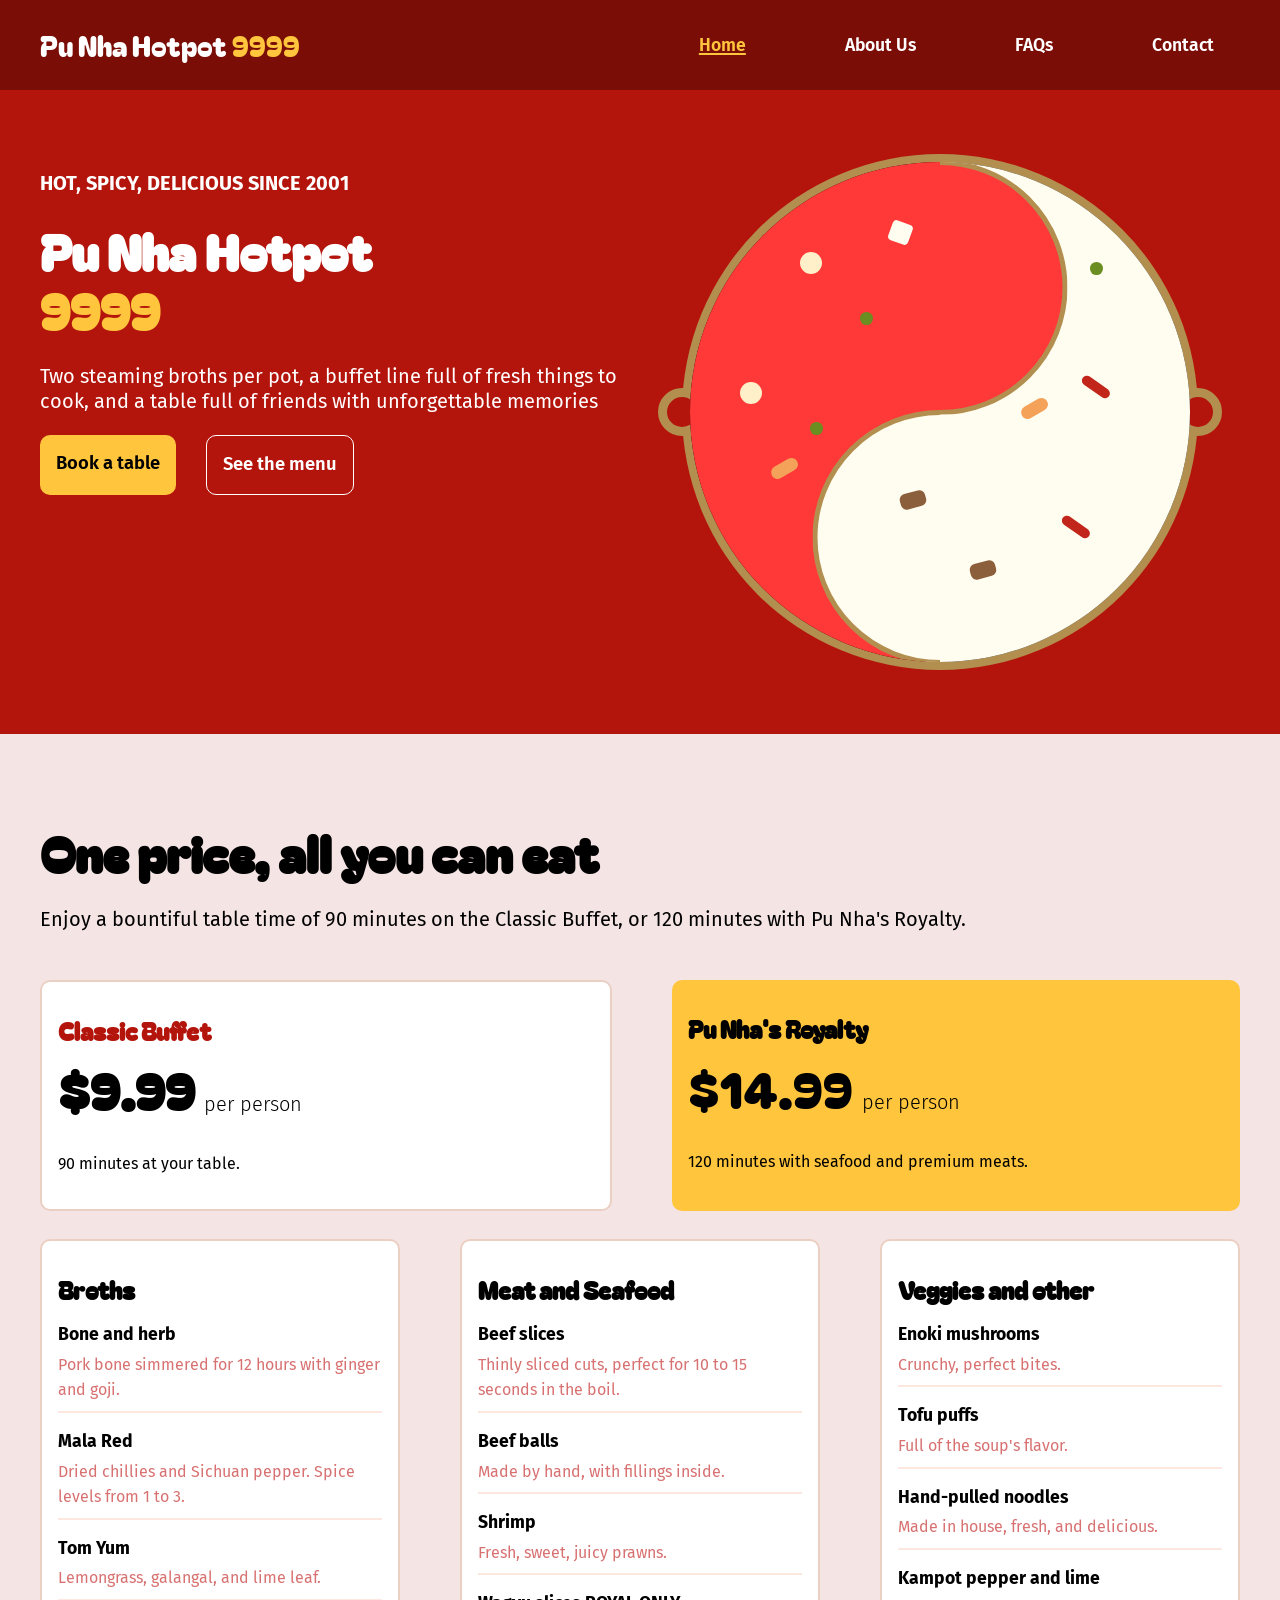
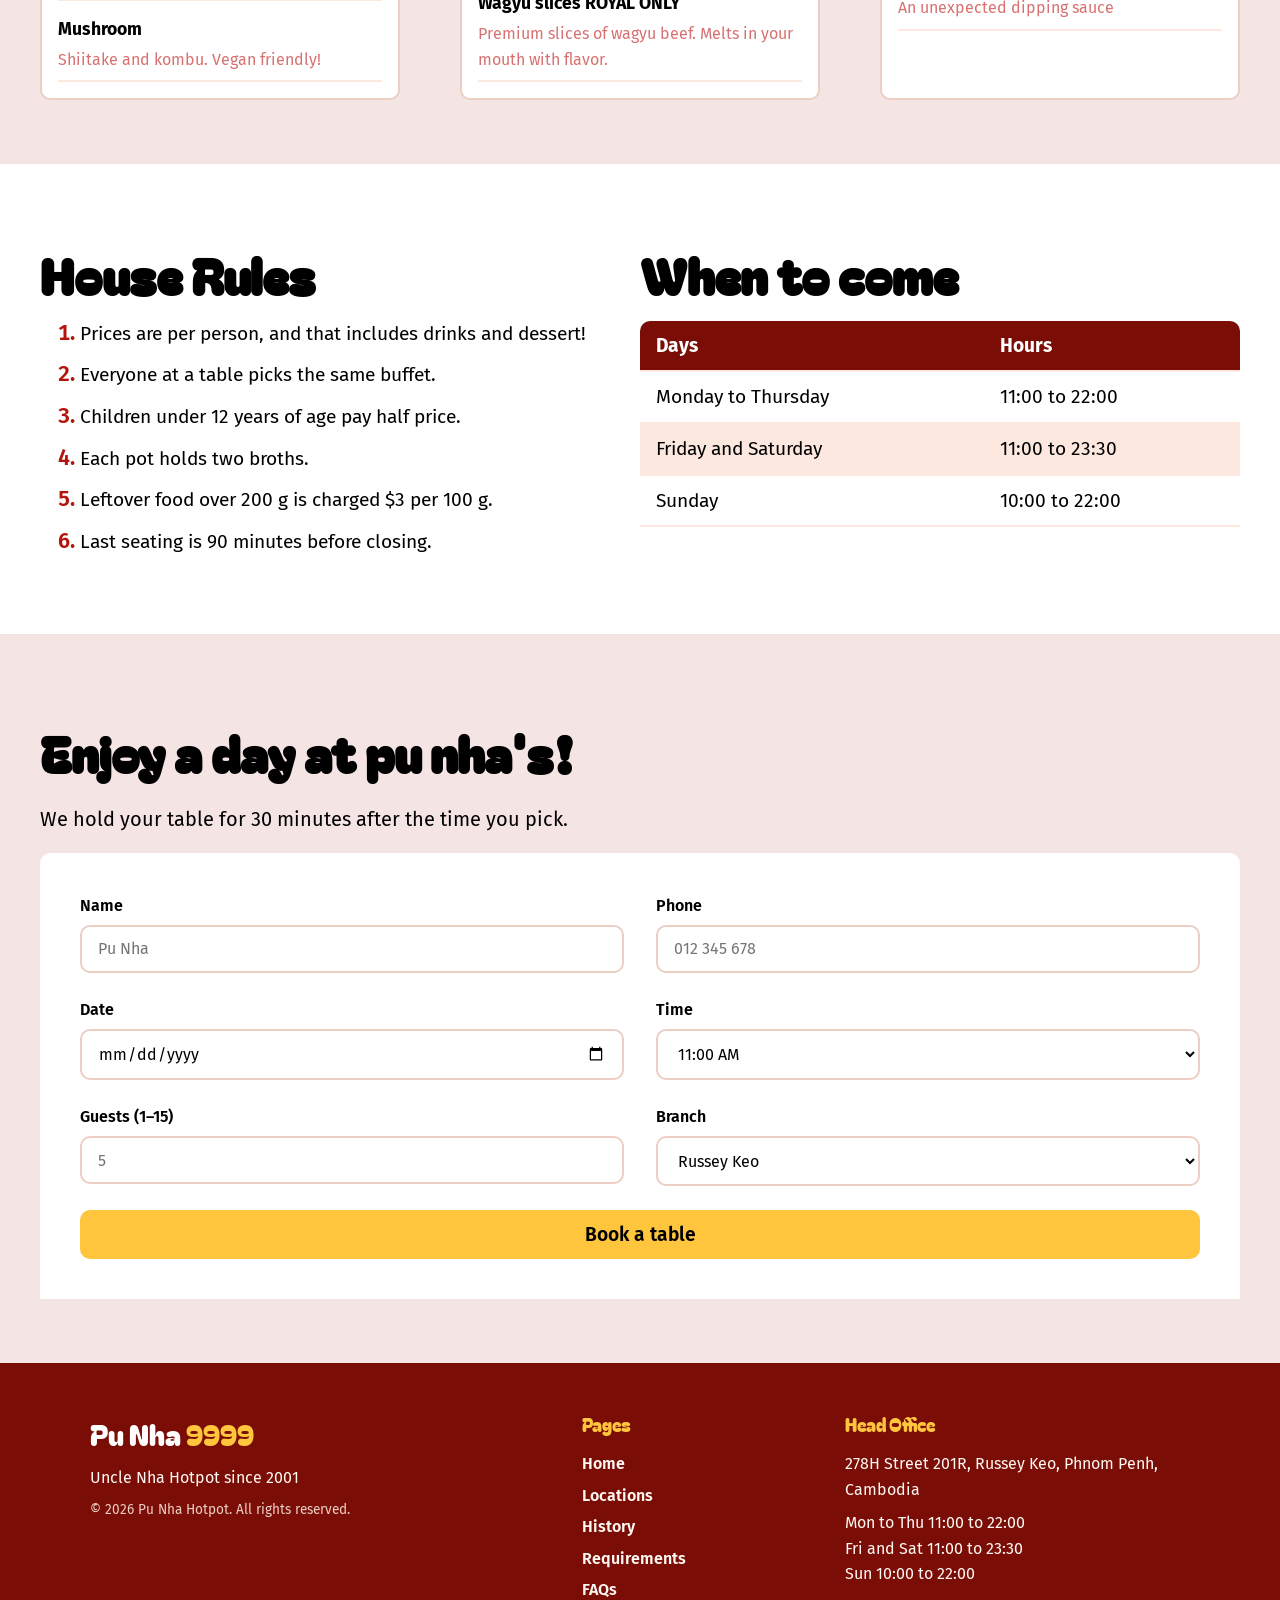
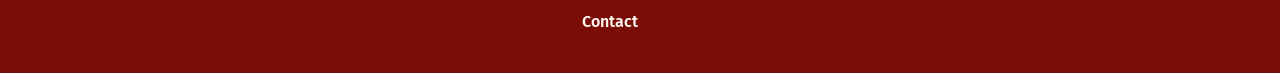
<file: index.html>
<!doctype html>
<html lang="en">
  <head>
    <link rel="icon" href="./public/favicon.ico" />
    <meta charset="utf-8" />
    <meta name="viewport" content="width=device-width, initial-scale=1.0" />
    <link rel="stylesheet" href="style/style.css" />
    <link rel="stylesheet" href="style/typography.css" />
    <title>Homepage • Pu Nha Hotpot 9999</title>
  </head>
  <body>
    <header>
      <a href="index.html" class="nav-header"
        >Pu Nha Hotpot <span>9999</span></a
      >

      <nav>
        <a href="index.html" class="nav-item active">Home</a>

        <div class="dropdown">
          <span class="nav-item">About Us</span>
          <div class="dropdown-menu">
            <a href="about%20us/locations.html" class="dropdown-item"
              >Locations</a
            >
            <a href="about%20us/history.html" class="dropdown-item">History</a>
          </div>
        </div>

        <div class="dropdown">
          <span class="nav-item">FAQs</span>
          <div class="dropdown-menu">
            <a href="franchising/faqs.html" class="dropdown-item">FAQs</a>
            <a href="franchising/requirements.html" class="dropdown-item"
              >Requirements</a
            >
          </div>
        </div>

        <a href="contacts.html" class="nav-item">Contact</a>
      </nav>
    </header>

    <main>
      <section class="hero">
        <div class="hero-left">
          <div class="hero-left-text">
            <p class="hero-top-heading">HOT, SPICY, DELICIOUS SINCE 2001</p>
            <h1>Pu Nha Hotpot <span>9999</span></h1>
            <p class="hero-subtitle">
              Two steaming broths per pot, a buffet line full of fresh things to
              cook, and a table full of friends with unforgettable memories
            </p>
          </div>

          <div class="hero-left-buttons-container">
            <a href="#form" class="hero-left-button hero-button-left"
              >Book a table</a
            >
            <a href="#menu" class="hero-left-button hero-button-right"
              >See the menu</a
            >
          </div>
        </div>

        <div class="hero-right">
          <div class="pot-rim">
            <div class="pot-handle pot-handle-left"></div>
            <div class="pot-handle pot-handle-right"></div>
            <div class="pot-interior">
              <div class="soup soup-red"></div>
              <div class="soup soup-white"></div>

              <div class="curve curve-top"></div>
              <div class="curve curve-bottom"></div>

              <span
                class="ingredient ingredient-mushroom"
                style="top: 18%; left: 22%"
              ></span>
              <span
                class="ingredient ingredient-mushroom"
                style="top: 44%; left: 10%"
              ></span>
              <span
                class="ingredient ingredient-tofu"
                style="top: 12%; left: 40%"
              ></span>
              <span
                class="ingredient ingredient-bean"
                style="top: 30%; left: 34%"
              ></span>
              <span
                class="ingredient ingredient-shrimp"
                style="top: 60%; left: 16%"
              ></span>
              <span
                class="ingredient ingredient-bean"
                style="top: 52%; left: 24%"
              ></span>
              <span
                class="ingredient ingredient-shrimp"
                style="top: 48%; left: 66%"
              ></span>
              <span
                class="ingredient ingredient-bean"
                style="top: 20%; left: 80%"
              ></span>
              <span
                class="ingredient ingredient-chili"
                style="top: 72%; left: 74%"
              ></span>
              <span
                class="ingredient ingredient-meat"
                style="top: 80%; left: 56%"
              ></span>
              <span
                class="ingredient ingredient-chili"
                style="top: 44%; left: 78%"
              ></span>
              <span
                class="ingredient ingredient-meat"
                style="top: 66%; left: 42%"
              ></span>
            </div>
          </div>
        </div>
      </section>

      <section class="menu" id="menu">
        <div class="menu-text">
          <h2 class="content-heading">One price, all you can eat</h2>
          <p class="content-paragraph">
            Enjoy a bountiful table time of 90 minutes on the Classic Buffet, or 120 minutes with Pu Nha's Royalty.
          </p>
        </div>

        <div class="menu-item-container">
          <div class="menu-item-title menu-item-title-left">
            <h3 class="menu-top-heading">Classic Buffet</h3>
            <p class="menu-price">$9.99 <span>per person</span></p>
            <p class="menu-paragraph">90 minutes at your table.</p>
          </div>

          <div class="menu-item-title menu-item-title-right">
            <h3 class="menu-top-heading">Pu Nha's Royalty</h3>
            <p class="menu-price">$14.99 <span>per person</span></p>
            <p class="menu-paragraph">
              120 minutes with seafood and premium meats.
            </p>
          </div>
        </div>

        <div class="menu-item-container">
          <div class="menu-item-list">
            <h3 class="menu-top-heading">Broths</h3>
            <ul>
              <li>
                <h4 class="menu-inner-heading">Bone and herb</h4>
                <p class="menu-inner-paragraph">
                  Pork bone simmered for 12 hours with ginger and goji.
                </p>
              </li>
              <li>
                <h4 class="menu-inner-heading">Mala Red</h4>
                <p class="menu-inner-paragraph">
                  Dried chillies and Sichuan pepper. Spice levels from 1 to 3.
                </p>
              </li>
              <li>
                <h4 class="menu-inner-heading">Tom Yum</h4>
                <p class="menu-inner-paragraph">
                  Lemongrass, galangal, and lime leaf.
                </p>
              </li>
              <li>
                <h4 class="menu-inner-heading">Mushroom</h4>
                <p class="menu-inner-paragraph">
                  Shiitake and kombu. Vegan friendly!
                </p>
              </li>
            </ul>
          </div>

          <div class="menu-item-list">
            <h3 class="menu-top-heading">Meat and Seafood</h3>
            <ul>
              <li>
                <h4 class="menu-inner-heading">Beef slices</h4>
                <p class="menu-inner-paragraph">
                  Thinly sliced cuts, perfect for 10 to 15 seconds in the boil.
                </p>
              </li>
              <li>
                <h4 class="menu-inner-heading">Beef balls</h4>
                <p class="menu-inner-paragraph">
                  Made by hand, with fillings inside.
                </p>
              </li>
              <li>
                <h4 class="menu-inner-heading">Shrimp</h4>
                <p class="menu-inner-paragraph">Fresh, sweet, juicy prawns.</p>
              </li>
              <li>
                <h4 class="menu-inner-heading">
                  Wagyu slices <span>ROYAL ONLY</span>
                </h4>
                <p class="menu-inner-paragraph">
                  Premium slices of wagyu beef. Melts in your mouth with flavor.
                </p>
              </li>
            </ul>
          </div>

          <div class="menu-item-list">
            <h3 class="menu-top-heading">Veggies and other</h3>
            <ul>
              <li>
                <h4 class="menu-inner-heading">Enoki mushrooms</h4>
                <p class="menu-inner-paragraph">Crunchy, perfect bites.</p>
              </li>
              <li>
                <h4 class="menu-inner-heading">Tofu puffs</h4>
                <p class="menu-inner-paragraph">Full of the soup's flavor.</p>
              </li>
              <li>
                <h4 class="menu-inner-heading">Hand-pulled noodles</h4>
                <p class="menu-inner-paragraph">
                  Made in house, fresh, and delicious.
                </p>
              </li>
              <li>
                <h4 class="menu-inner-heading">Kampot pepper and lime</h4>
                <p class="menu-inner-paragraph">An unexpected dipping sauce</p>
              </li>
            </ul>
          </div>
        </div>
      </section>

      <section class="info">
        <div class="info-left">
          <h2 class="content-heading">House Rules</h2>
          <ol class="info-left-list">
            <li>
              Prices are per person, and that includes drinks and dessert!
            </li>
            <li>Everyone at a table picks the same buffet.</li>
            <li>Children under 12 years of age pay half price.</li>
            <li>Each pot holds two broths.</li>
            <li>Leftover food over 200 g is charged $3 per 100 g.</li>
            <li>Last seating is 90 minutes before closing.</li>
          </ol>
        </div>

        <div class="info-right">
          <h2 class="content-heading">When to come</h2>
          <table class="info-right-table">
            <tr class="list-head">
              <th>Days</th>
              <th>Hours</th>
            </tr>

            <tr>
              <td>Monday to Thursday</td>
              <td>11:00 to 22:00</td>
            </tr>

            <tr>
              <td class="info-right-table-special">Friday and Saturday</td>
              <td class="info-right-table-special">11:00 to 23:30</td>
            </tr>

            <tr>
              <td>Sunday</td>
              <td>10:00 to 22:00</td>
            </tr>
          </table>
        </div>
      </section>

      <section class="form" id="form">
        <div class="form-text">
          <h2 class="content-heading">Enjoy a day at pu nha's!</h2>
          <p class="content-paragraph">
            We hold your table for 30 minutes after the time you pick.
          </p>
        </div>

        <form action="/submit" method="post">
          <fieldset>
            <legend>Table reservation details</legend>
            <div class="field">
              <label for="name">Name</label>
              <input
                type="text"
                id="name"
                name="name"
                placeholder="Pu Nha"
                required
              />
            </div>

            <div class="field">
              <label for="phone">Phone</label>
              <input
                type="tel"
                id="phone"
                name="phone"
                placeholder="012 345 678"
                required
              />
            </div>

            <div class="field">
              <label for="date">Date</label>
              <input type="date" id="date" name="date" required />
            </div>

            <div class="field">
              <label for="time">Time</label>
              <select id="time" name="time" required>
                <option value="11:00">11:00 AM</option>
                <option value="12:00">12:00 PM</option>
                <option value="13:00">1:00 PM</option>
                <option value="14:00">2:00 PM</option>
                <option value="15:00">3:00 PM</option>
                <option value="16:00">4:00 PM</option>
                <option value="17:00">5:00 PM</option>
                <option value="18:00">6:00 PM</option>
                <option value="19:00">7:00 PM</option>
                <option value="20:00">8:00 PM</option>             
                <option value="20:30">8:30 PM</option>
              </select>
            </div>

            <div class="field">
              <label for="guests">Guests (1–15)</label>
              <input
                type="number"
                id="guests"
                name="guests"
                placeholder="5"
                min="1"
                max="15"
                step="1"
                required
              />
            </div>

            <div class="field">
              <label for="branch">Branch</label>
              <select id="branch" name="branch" required>
                <option value="russey keo">Russey Keo</option>
                <option value="prampi makara">Prampi Makara</option>
                <option value="chbar ampov">Chbar Ampov</option>
                <option value="ta khmao">Ta Khmao</option>
              </select>
            </div>
          </fieldset>

          <input type="submit" value="Book a table" class="form-button" />
        </form>
      </section>
    </main>

    <footer class="site-footer">
      <div class="footer-grid">
        <div>
          <p class="footer-logo">Pu Nha <span>9999</span></p>
          <p>Uncle Nha Hotpot since 2001</p>
          <p class="footer-small">© 2026 Pu Nha Hotpot. All rights reserved.</p>
        </div>

        <div>
          <h3>Pages</h3>
          <ul>
            <li><a href="index.html">Home</a></li>
            <li><a href="about%20us/locations.html">Locations</a></li>
            <li><a href="about%20us/history.html">History</a></li>
            <li><a href="franchising/requirements.html">Requirements</a></li>
            <li><a href="franchising/faqs.html">FAQs</a></li>
            <li><a href="contacts.html">Contact</a></li>
          </ul>
        </div>

        <div>
          <h3>Head Office</h3>
          <p>278H Street 201R, Russey Keo, Phnom Penh, Cambodia</p>
          <p>
            Mon to Thu 11:00 to 22:00<br />
            Fri and Sat 11:00 to 23:30<br />
            Sun 10:00 to 22:00
          </p>
        </div>
      </div>
    </footer>
  </body>
</html>
</file>
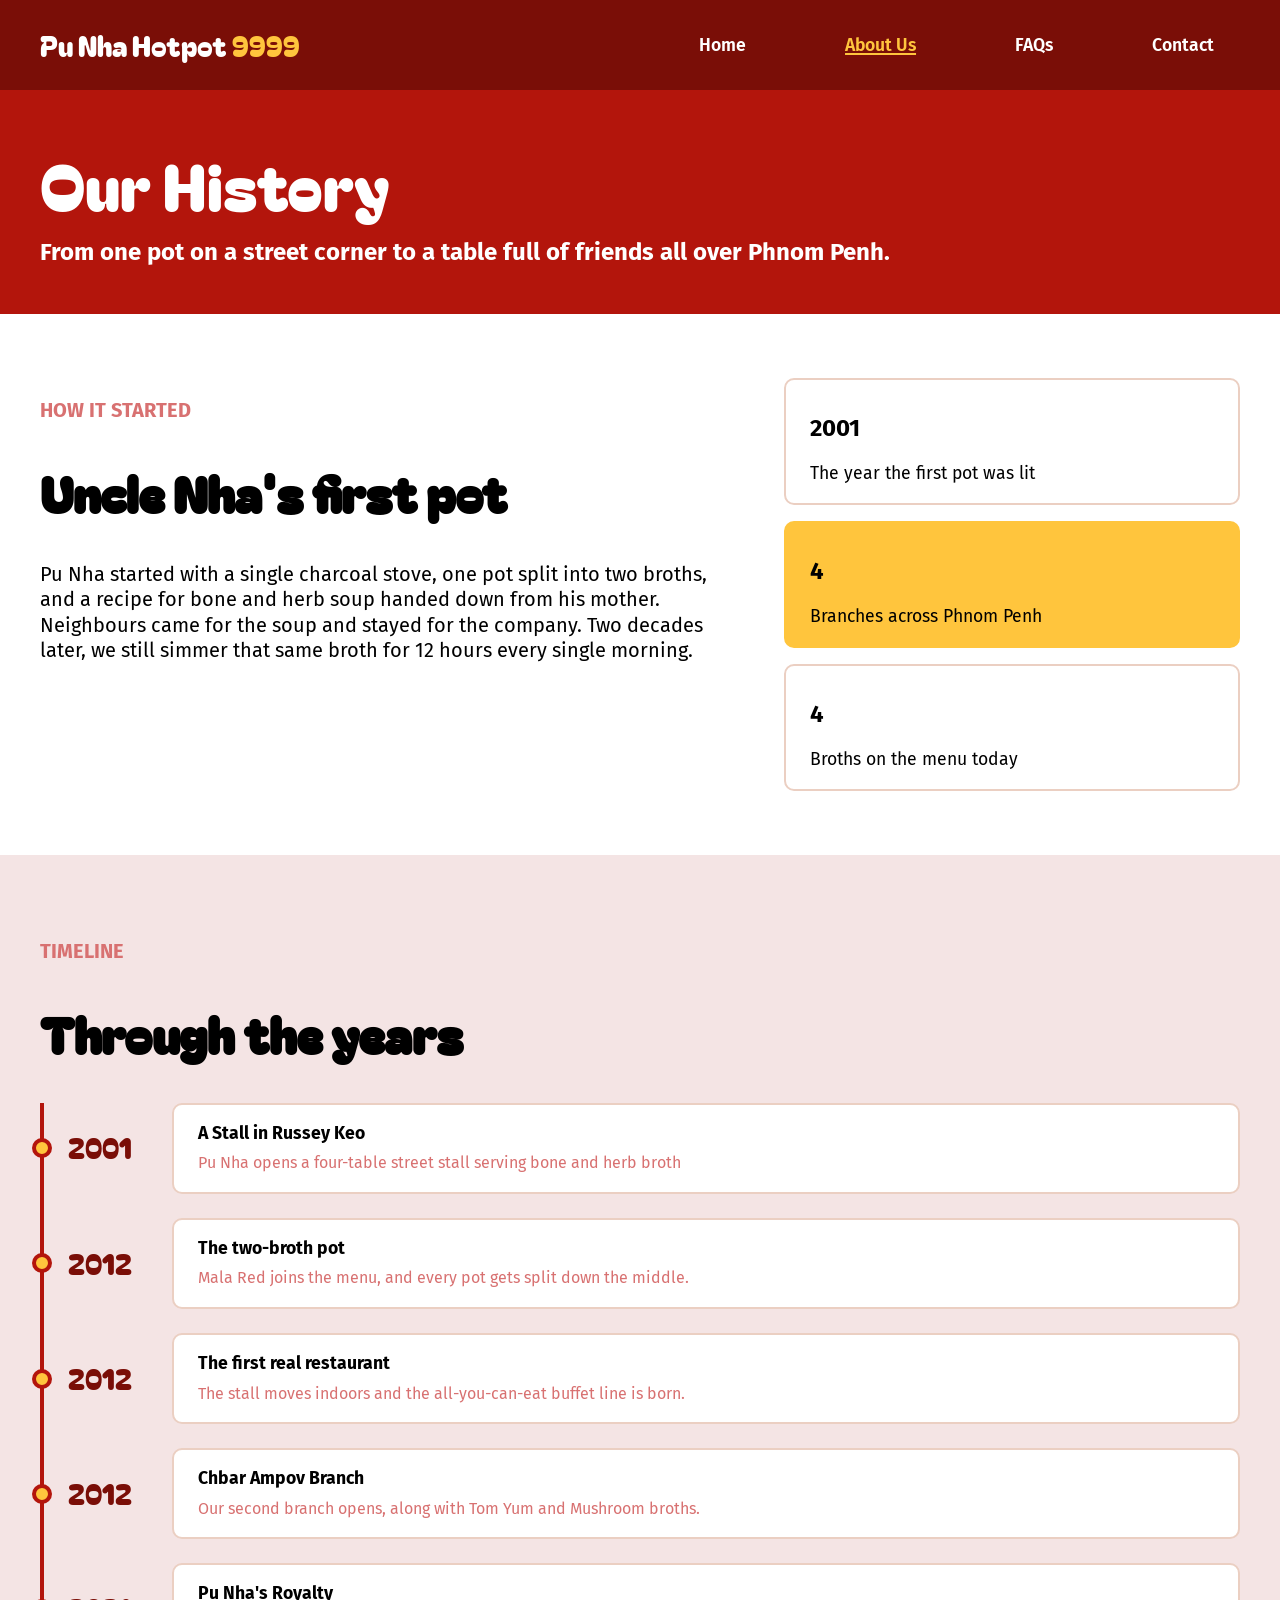
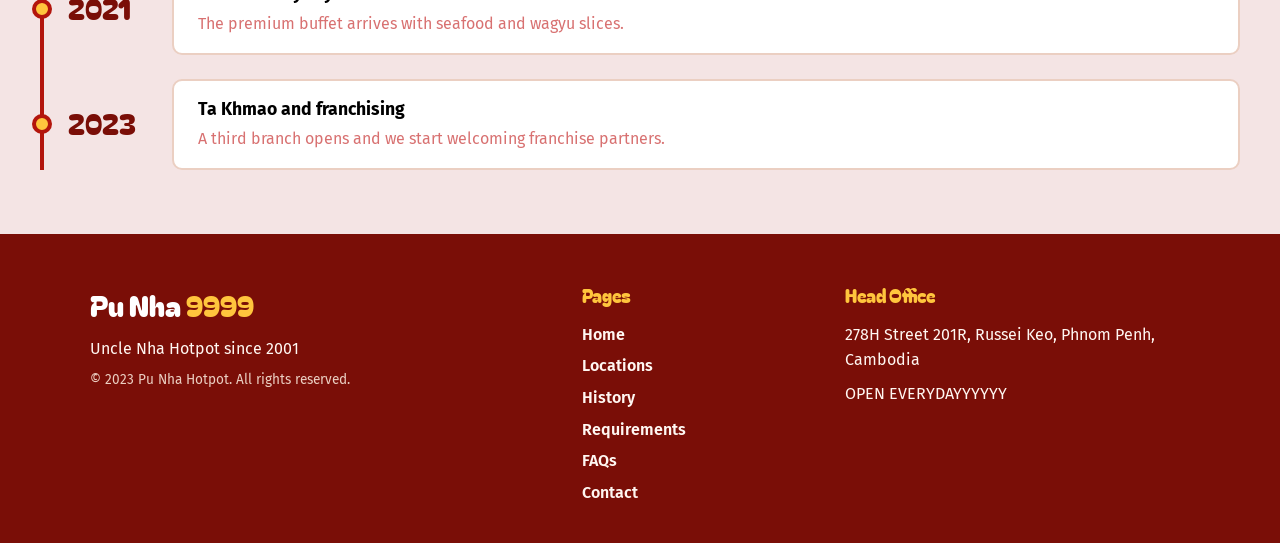
<file: history.html>
<!doctype html>
<html lang="en">
  <head>
    <meta charset="utf-8" />
    <meta name="viewport" content="width=device-width, initial-scale=1.0" />
    <link rel="stylesheet" href="style/history.css" />
    <link rel="icon" href="./public/favicon.ico" />
    <link rel="stylesheet" href="style/style.css" />
    <link rel="stylesheet" href="style/typography.css" />  
    <title>History•Pu Nha Hotpot 9999</title>
  </head>
  <body>
    <header>
      <a href="index.html" class="nav-header">Pu Nha Hotpot <span>9999</span></a>

      <nav>
        <a href="index.html" class="nav-item">Home</a>

        <div class="dropdown">
          <span class="nav-item active">About Us</span>
          <div class="dropdown-menu">
            <a href="locations.html" class="dropdown-item">Locations</a>
            <a href="history.html" class="dropdown-item">History</a>
          </div>
        </div>

        <div class="dropdown">
          <span class="nav-item">FAQs</span>
          <div class="dropdown-menu">
            <a href="franchising/faqs.html" class="dropdown-item">FAQs</a>
            <a href="franchising/requirements.html" class="dropdown-item">Requirements</a>
          </div>
        </div>

        <a href="contacts.html" class="nav-item">Contact</a>
      </nav>
    </header>

    <main>
      <section class="heading">
        <h1 class="heading-label">Our History</h1>
        <p class="heading-content"> From one pot on a street corner to a table full of friends all over Phnom Penh.</p>
      </section>

      <section class="story">
        <div class="story-text">
          <h3 class="content-top-heading">HOW IT STARTED</h3>
          <h2 class="content-heading">Uncle Nha's first pot</h2>
          <p class="content-paragraph">Pu Nha started with a single charcoal stove, one pot split into two
            broths, and a recipe for bone and herb soup handed down from his
            mother. Neighbours came for the soup and stayed for the company.
            Two decades later, we still simmer that same broth for 12 hours
            every single morning.
          </p>

        </div>
        
        <div class="story-stats">
          <div class="story-stat">
            <h1>2001</h1>
            <p>The year the first pot was lit</p>          
          </div>
          <div class="story-stat story-stat-yellow">
            <h1>4</h1>
            <p>Branches across Phnom Penh</p>
          </div>
          <div class="story-stat">
            <h1>4</h1>
            <p>Broths on the menu today</p>
          </div>
        </div>
      </section>
      
      <section class="timeline">
        <div class="timeline-text">
          <h3 class="content-top-heading">TIMELINE</h3>
          <h2 class="content-heading">Through the years</h2>
        </div>

        <ol class="timeline-list">
          <li class="timeline-item">
            <span class="timeline-year">2001</span>
            <div class="timeline-card">
              <h4>A Stall in Russey Keo</h4>
              <p>Pu Nha opens a four-table street stall serving bone and herb broth</p>
            </div>
          </li>

          <li class="timeline-item">
            <span class="timeline-year">2012</span>
            <div class="timeline-card">
              <h4>The two-broth pot</h4>
              <p>Mala Red joins the menu, and every pot gets split down the middle.</p>
      
            </div>
          </li>

          <li class="timeline-item">
            <span class="timeline-year">2012</span>
            <div class="timeline-card">
              <h4>The first real restaurant</h4>
              <p>The stall moves indoors and the all-you-can-eat buffet line is born.</p>
            </div>
          </li>
          
          <li class="timeline-item">
            <span class="timeline-year">2012</span>
            <div class="timeline-card">
              <h4>Chbar Ampov Branch</h4>
              <p>Our second branch opens, along with Tom Yum and Mushroom broths.</p>
            </div>
          </li>

          <li class="timeline-item">
            <span class="timeline-year">2021</span>
            <div class="timeline-card">
              <h4>Pu Nha's Royalty</h4>
              <p>The premium buffet arrives with seafood and wagyu slices.</p>
            </div>
          </li>

          <li class="timeline-item">
            <span class="timeline-year">2023</span>
            <div class="timeline-card">
              <h4>Ta Khmao and franchising</h4>
              <p>A third branch opens and we start welcoming franchise partners.</p>
            </div>
          </li>

        </ol>
      </section>
    </main>

    <footer class="site-footer">
      <div class="footer-grid">
        <div>
          <p class="footer-logo">Pu Nha <span>9999</span></p>
          <p>Uncle Nha Hotpot since 2001</p>
          <p class="footer-small">© 2023 Pu Nha Hotpot. All rights reserved.</p>
        </div>

        <div>
          <h3>Pages</h3>
          <ul>
            <li><a href="index.html">Home</a></li>
            <li><a href="locations.html">Locations</a></li>
            <li><a href="history.html">History</a></li>
            <li><a href="franchising/requirements.html">Requirements</a></li>
            <li><a href="franchising/faqs.html">FAQs</a></li>
            <li><a href="contacts.html">Contact</a></li>
          </ul>
        </div>

        <div>
          <h3>Head Office</h3>
          <p>278H Street 201R, Russei Keo, Phnom Penh, Cambodia</p>
          <p>OPEN EVERYDAYYYYYY</p>
        </div>
      </div>
    </footer>
    
  </body>
</html>
</file>
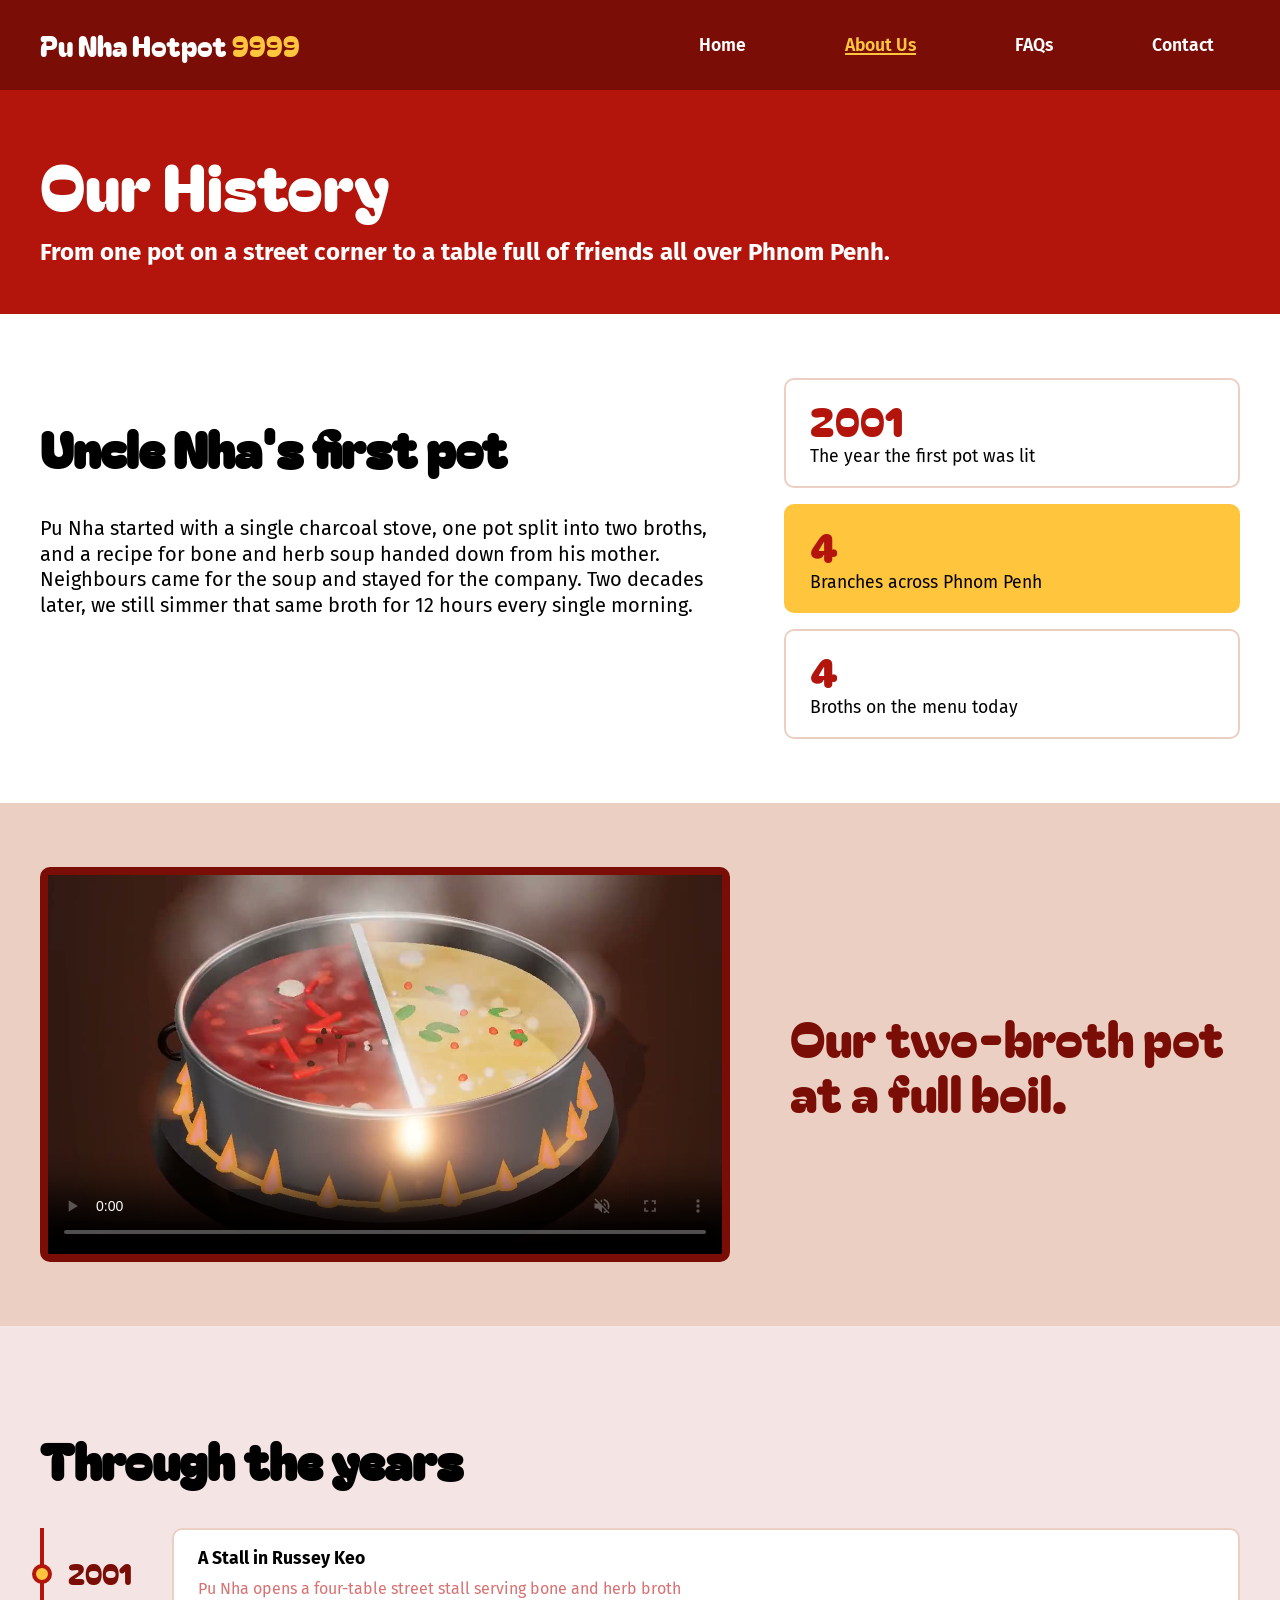
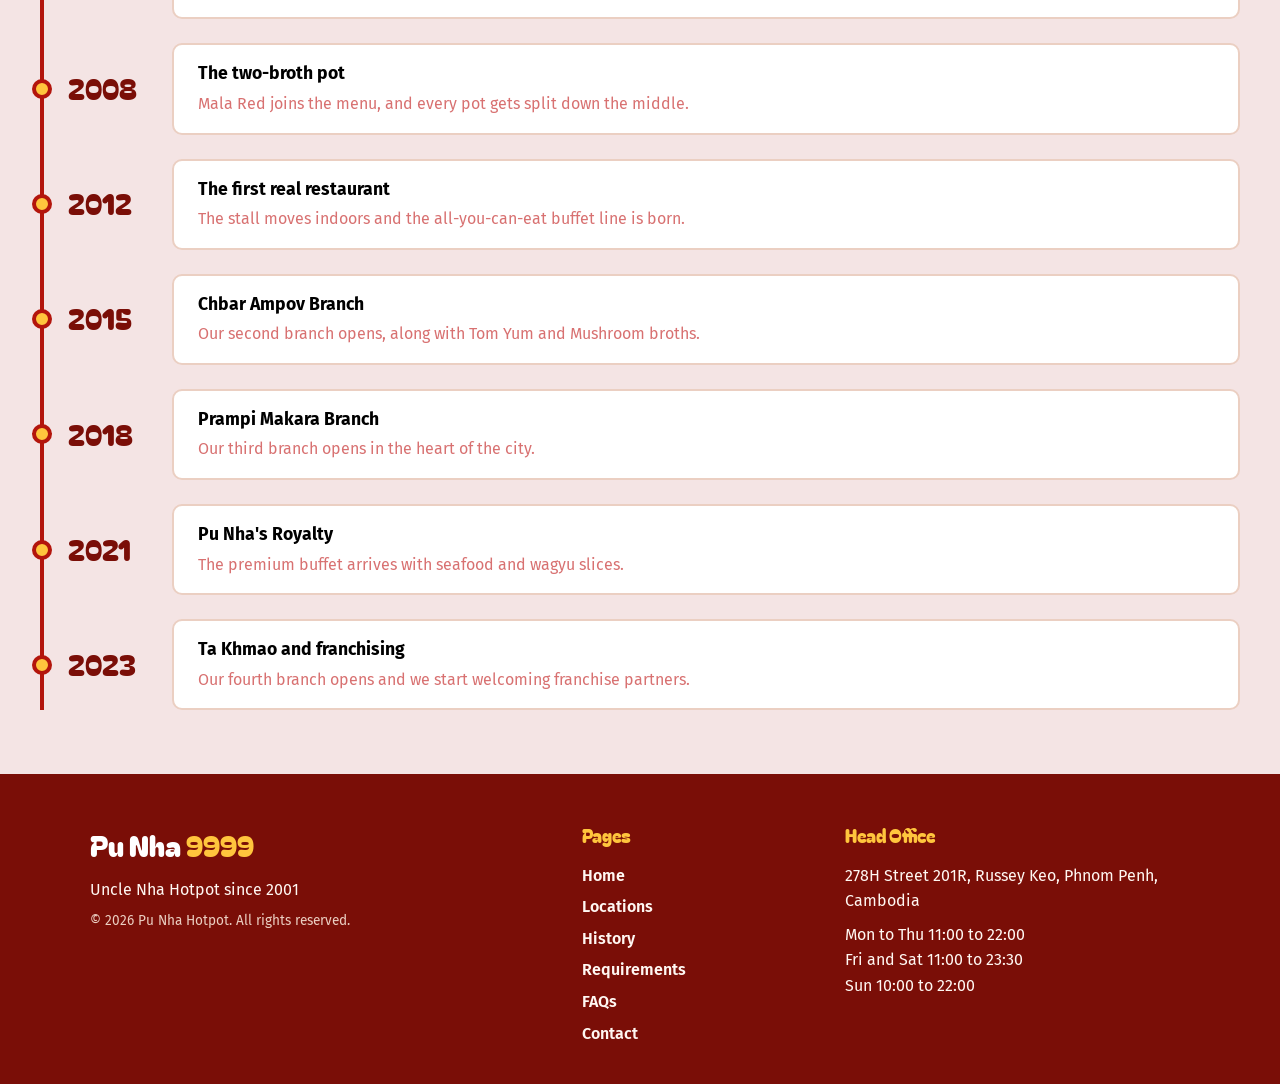
<file: about us/history.html>
<!doctype html>
<html lang="en">
  <head>
    <meta charset="utf-8" />
    <meta name="viewport" content="width=device-width, initial-scale=1.0" />
    <link rel="stylesheet" href="../style/history.css" />
    <link rel="icon" href="../public/favicon.ico" />
    <link rel="stylesheet" href="../style/style.css" />
    <link rel="stylesheet" href="../style/typography.css" />
    <title>History • Pu Nha Hotpot 9999</title>
  </head>
  <body>
    <header>
      <a href="../index.html" class="nav-header"
        >Pu Nha Hotpot <span>9999</span></a
      >

      <nav>
        <a href="../index.html" class="nav-item">Home</a>

        <div class="dropdown">
          <span class="nav-item active">About Us</span>
          <div class="dropdown-menu">
            <a href="locations.html" class="dropdown-item">Locations</a>
            <a href="history.html" class="dropdown-item active">History</a>
          </div>
        </div>

        <div class="dropdown">
          <span class="nav-item">FAQs</span>
          <div class="dropdown-menu">
            <a href="../franchising/faqs.html" class="dropdown-item">FAQs</a>
            <a href="../franchising/requirements.html" class="dropdown-item"
              >Requirements</a
            >
          </div>
        </div>

        <a href="../contacts.html" class="nav-item">Contact</a>
      </nav>
    </header>

    <main>
      <section class="heading">
        <h1 class="heading-label">Our History</h1>
        <p class="heading-content">
          From one pot on a street corner to a table full of friends all over
          Phnom Penh.
        </p>
      </section>

      <section class="story">
        <div class="story-text">
          <h2 class="content-heading">Uncle Nha's first pot</h2>
          <p class="content-paragraph">
            Pu Nha started with a single charcoal stove, one pot split into two
            broths, and a recipe for bone and herb soup handed down from his
            mother. Neighbours came for the soup and stayed for the company. Two
            decades later, we still simmer that same broth for 12 hours every
            single morning.
          </p>
        </div>

        <div class="story-stats">
          <div class="story-stat">
            <p class="story-stat-number">2001</p>
            <p>The year the first pot was lit</p>
          </div>
          <div class="story-stat story-stat-yellow">
            <p class="story-stat-number">4</p>
            <p>Branches across Phnom Penh</p>
          </div>
          <div class="story-stat">
            <p class="story-stat-number">4</p>
            <p>Broths on the menu today</p>
          </div>
        </div>
      </section>

      <section class="video-section">
        <figure class="video-figure">
          <video controls autoplay muted playsinline preload="metadata" poster="../public/hotpot-boil.jpg">
            <source src="../public/hotpot-boil.mp4" type="video/mp4" />
            Your browser does not support the video tag.
            <a href="../public/hotpot-boil.mp4">Download the clip</a>.
          </video>
          <figcaption class="content-heading">Our two-broth pot at a full boil.</figcaption>
        </figure>
      </section>

      <section class="timeline">
        <div class="timeline-text">
          <h2 class="content-heading">Through the years</h2>
        </div>

        <ol class="timeline-list">
          <li class="timeline-item">
            <span class="timeline-year">2001</span>
            <div class="timeline-card">
              <h4>A Stall in Russey Keo</h4>
              <p>
                Pu Nha opens a four-table street stall serving bone and herb
                broth
              </p>
            </div>
          </li>

          <li class="timeline-item">
            <span class="timeline-year">2008</span>
            <div class="timeline-card">
              <h4>The two-broth pot</h4>
              <p>
                Mala Red joins the menu, and every pot gets split down the
                middle.
              </p>
            </div>
          </li>

          <li class="timeline-item">
            <span class="timeline-year">2012</span>
            <div class="timeline-card">
              <h4>The first real restaurant</h4>
              <p>
                The stall moves indoors and the all-you-can-eat buffet line is
                born.
              </p>
            </div>
          </li>

          <li class="timeline-item">
            <span class="timeline-year">2015</span>
            <div class="timeline-card">
              <h4>Chbar Ampov Branch</h4>
              <p>
                Our second branch opens, along with Tom Yum and Mushroom broths.
              </p>
            </div>
          </li>

          <li class="timeline-item">
            <span class="timeline-year">2018</span>
              <div class="timeline-card">
              <h4>Prampi Makara Branch</h4>
              <p>Our third branch opens in the heart of the city.</p>
            </div>
          </li>

          <li class="timeline-item">
            <span class="timeline-year">2021</span>
            <div class="timeline-card">
              <h4>Pu Nha's Royalty</h4>
              <p>The premium buffet arrives with seafood and wagyu slices.</p>
            </div>
          </li>

          <li class="timeline-item">
            <span class="timeline-year">2023</span>
            <div class="timeline-card">
              <h4>Ta Khmao and franchising</h4>
              <p>
                Our fourth branch opens and we start welcoming franchise partners.
              </p>
            </div>
          </li>
        </ol>
      </section>
    </main>

    <footer class="site-footer">
      <div class="footer-grid">
        <div>
          <p class="footer-logo">Pu Nha <span>9999</span></p>
          <p>Uncle Nha Hotpot since 2001</p>
          <p class="footer-small">© 2026 Pu Nha Hotpot. All rights reserved.</p>
        </div>

        <div>
          <h3>Pages</h3>
          <ul>
            <li><a href="../index.html">Home</a></li>
            <li><a href="../about%20us/locations.html">Locations</a></li>
            <li><a href="../about%20us/history.html">History</a></li>
            <li><a href="../franchising/requirements.html">Requirements</a></li>
            <li><a href="../franchising/faqs.html">FAQs</a></li>
            <li><a href="../contacts.html">Contact</a></li>
          </ul>
        </div>

        <div>
          <h3>Head Office</h3>
          <p>278H Street 201R, Russey Keo, Phnom Penh, Cambodia</p>
          <p>
            Mon to Thu 11:00 to 22:00<br />
            Fri and Sat 11:00 to 23:30<br />
            Sun 10:00 to 22:00
          </p>
        </div>
      </div>
    </footer>
  </body>
</html>
</file>
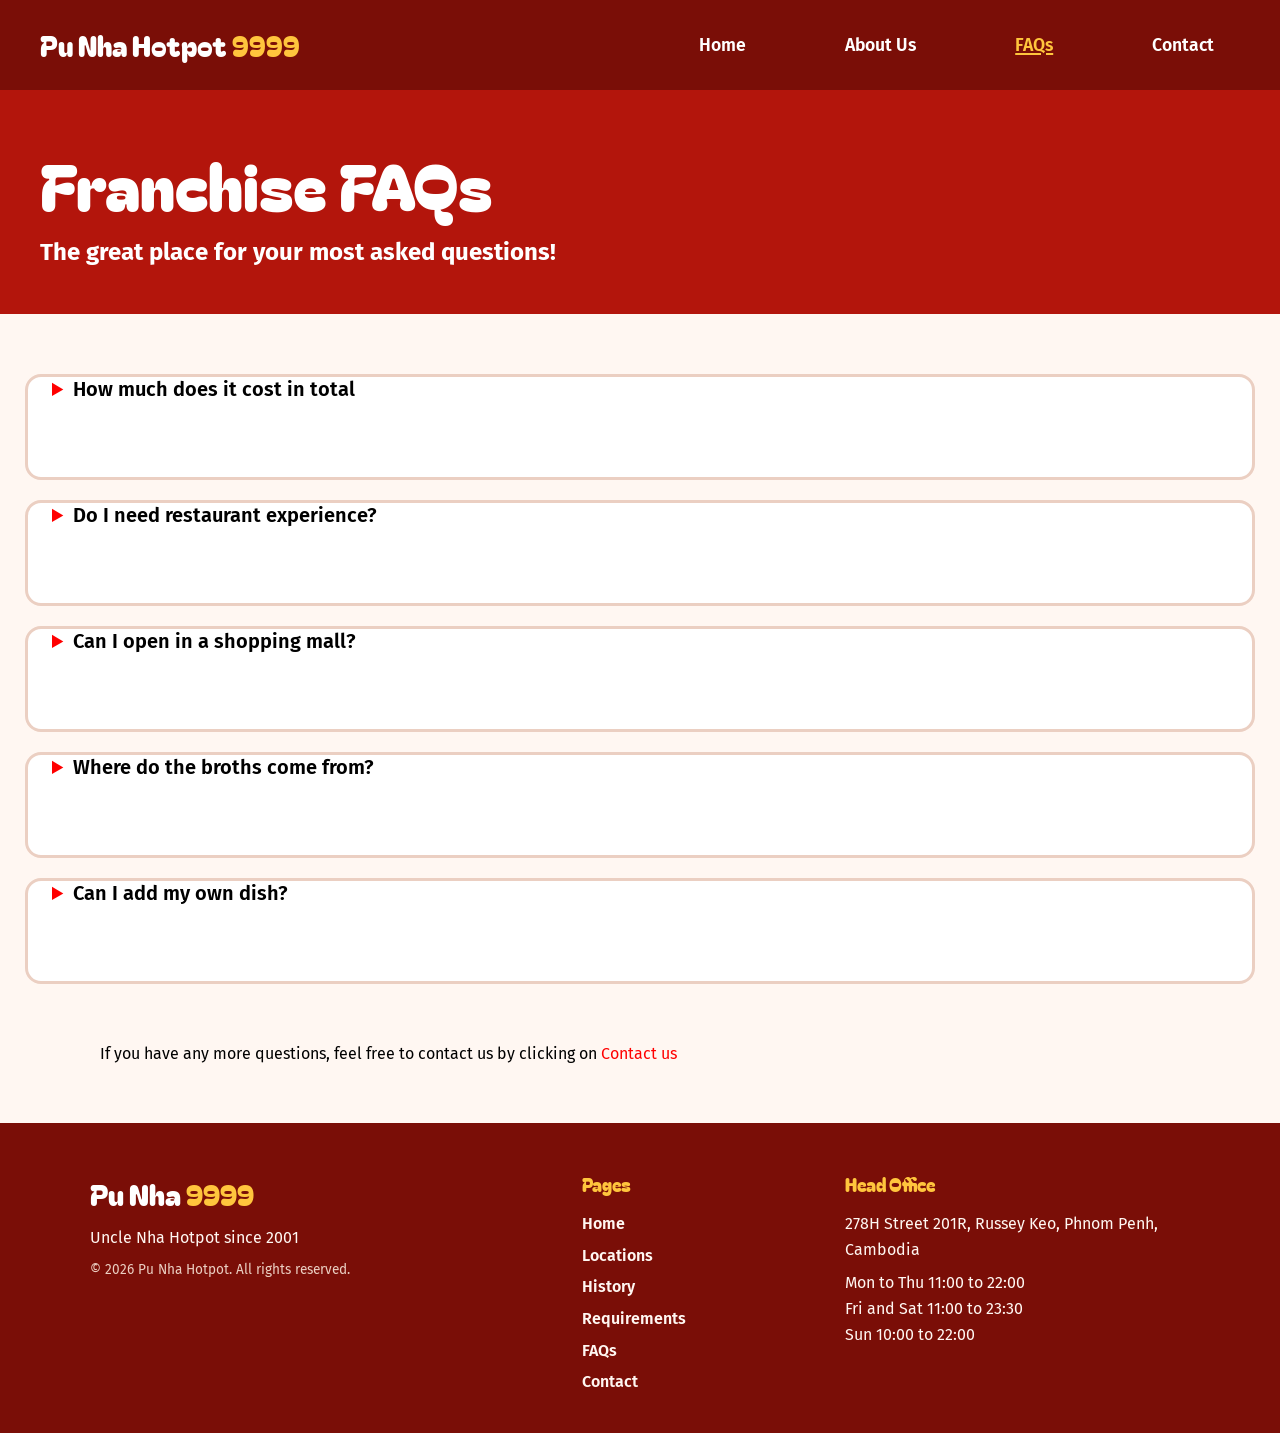
<file: franchising/faqs.html>
<!doctype html>
<html lang="en">
  <head>
    <meta charset="utf-8" />
    <meta name="viewport" content="width=device-width, initial-scale=1.0" />
    <link rel="icon" href="../public/favicon.ico" />
    <link rel="stylesheet" href="../style/style.css" />
    <link rel="stylesheet" href="../style/faqs.css" />
    <link rel="stylesheet" href="../style/typography.css" />
    <title>FAQs • Pu Nha Hotpot 9999</title>
  </head>
  <body>
    <header>
      <a href="../index.html" class="nav-header"
        >Pu Nha Hotpot <span>9999</span></a
      >

      <nav>
        <a href="../index.html" class="nav-item">Home</a>

        <div class="dropdown">
          <span class="nav-item">About Us</span>
          <div class="dropdown-menu">
            <a href="../about%20us/locations.html" class="dropdown-item"
              >Locations</a
            >
            <a href="../about%20us/history.html" class="dropdown-item"
              >History</a
            >
          </div>
        </div>

        <div class="dropdown">
          <span class="nav-item active">FAQs</span>
          <div class="dropdown-menu">
            <a href="../franchising/faqs.html" class="dropdown-item active"
              >FAQs</a
            >
            <a href="../franchising/requirements.html" class="dropdown-item"
              >Requirements</a
            >
          </div>
        </div>

        <a href="../contacts.html" class="nav-item">Contact</a>
      </nav>
    </header>

    <main>
      <section class="heading">
        <h1 class="heading-label">Franchise FAQs</h1>
        <p class="heading-content">
          The great place for your most asked questions!
        </p>
      </section>
      <section id="faq-container" class="container">
        <section id="accordion-container">
          <details name="question-one" class="accordion" id="accordion-one">
            <summary>How much does it cost in total</summary>
            <div class="answer" id="answer-one">
              <p>
                Between US$190,000 and 270,000, including the shop fit-out,
                equipment and the franchise fee.
              </p>
            </div>
          </details>

          <details name="question-two" class="accordion" id="accordion-two">
            <summary>Do I need restaurant experience?</summary>
            <div class="answer" id="answer-two">
              <p>
                It helps, but it is not required. Our training crew works with
                your team for your first weeks.
              </p>
            </div>
          </details>

          <details name="question-three" class="accordion" id="accordion-three">
            <summary>Can I open in a shopping mall?</summary>
            <div class="answer" id="answer-three">
              <p>
                Yes, as long as the mall allows a kitchen exhaust and has enough
                power for the induction burners.
              </p>
            </div>
          </details>

          <details name="question-four" class="accordion" id="accordion-four">
            <summary>Where do the broths come from?</summary>
            <div class="answer" id="answer-four">
              <p>
                Our central kitchen in Phnom Penh makes every broth base and
                delivers it each week.
              </p>
            </div>
          </details>

          <details name="question-five" class="accordion" id="accordion-five">
            <summary>Can I add my own dish?</summary>
            <div class="answer" id="answer-five">
              <p>
                You can add up to three local dishes to the buffet after we
                taste them. The broths stay the same.
              </p>
            </div>
          </details>
        </section>

        <section id="extra-info">
          <span>
            If you have any more questions, feel free to contact us by clicking
            on
          </span>
          <a href="../contacts.html">Contact us</a>
        </section>
      </section>
    </main>

    <footer class="site-footer">
      <div class="footer-grid">
        <div>
          <p class="footer-logo">Pu Nha <span>9999</span></p>
          <p>Uncle Nha Hotpot since 2001</p>
          <p class="footer-small">© 2026 Pu Nha Hotpot. All rights reserved.</p>
        </div>

        <div>
          <h3>Pages</h3>
          <ul>
            <li><a href="../index.html">Home</a></li>
            <li><a href="../about%20us/locations.html">Locations</a></li>
            <li><a href="../about%20us/history.html">History</a></li>
            <li><a href="../franchising/requirements.html">Requirements</a></li>
            <li><a href="../franchising/faqs.html">FAQs</a></li>
            <li><a href="../contacts.html">Contact</a></li>
          </ul>
        </div>

        <div>
          <h3>Head Office</h3>
          <p>278H Street 201R, Russey Keo, Phnom Penh, Cambodia</p>
          <p>
            Mon to Thu 11:00 to 22:00<br />
            Fri and Sat 11:00 to 23:30<br />
            Sun 10:00 to 22:00
          </p>
        </div>
      </div>
    </footer>
  </body>
</html>
</file>
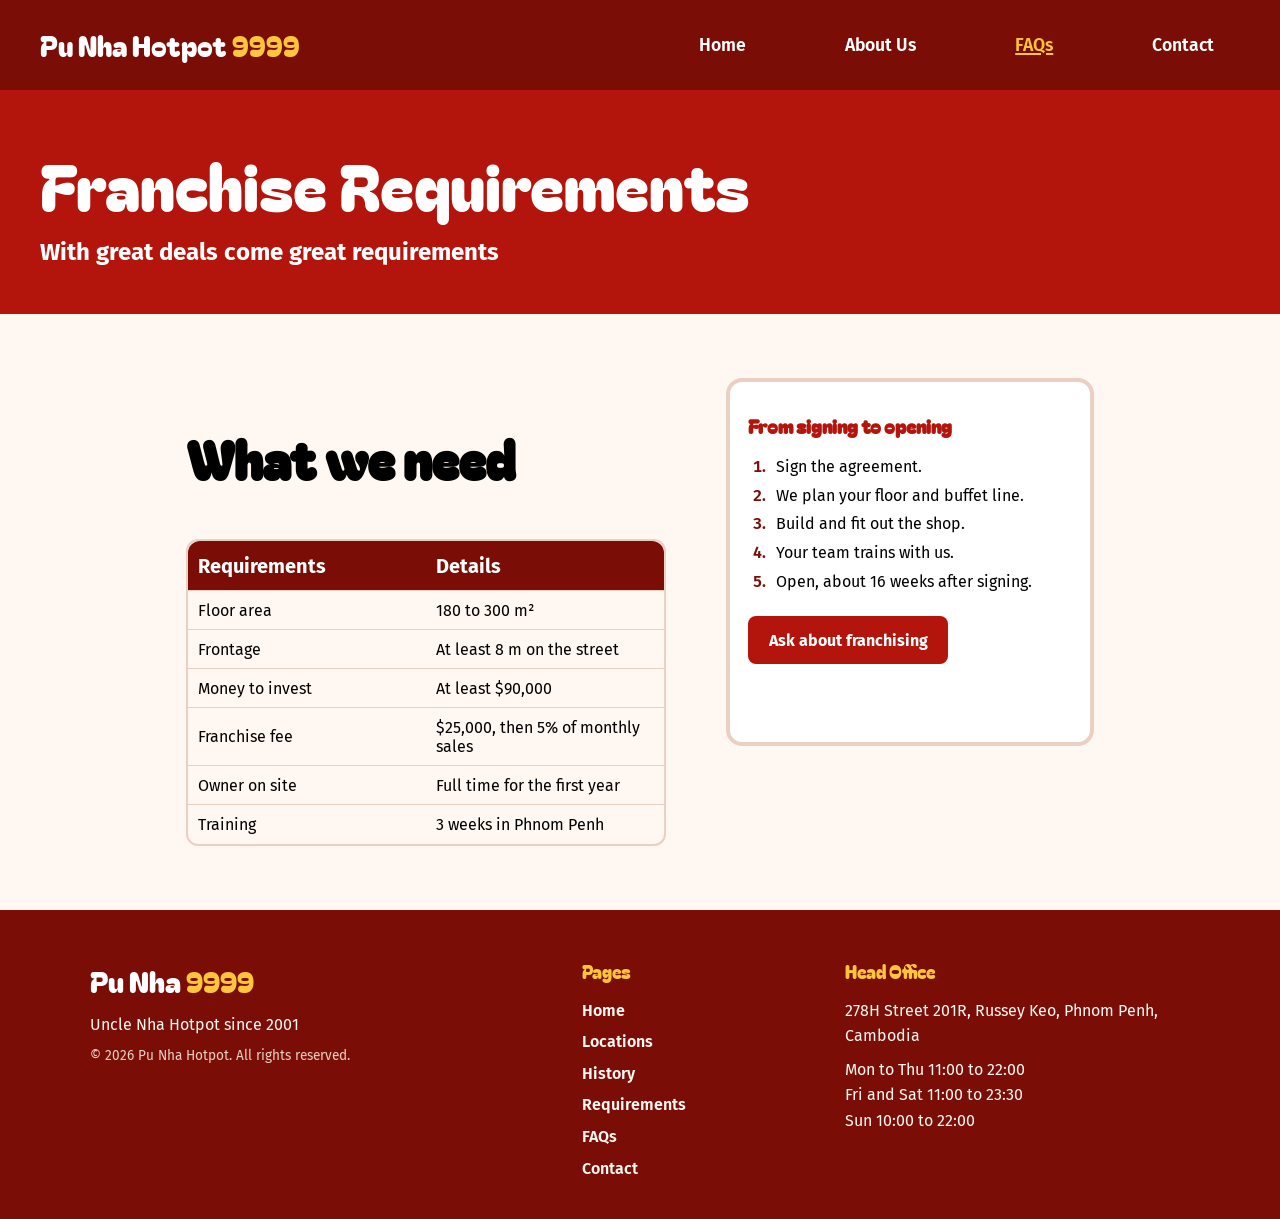
<file: franchising/requirements.html>
<!doctype html>
<html lang="en">
  <head>
    <meta charset="utf-8" />
    <meta name="viewport" content="width=device-width, initial-scale=1.0" />
    <link rel="icon" href="../public/favicon.ico" />
    <link rel="stylesheet" href="../style/style.css" />
    <link rel="stylesheet" href="../style/requirement.css" />
    <link rel="stylesheet" href="../style/typography.css" />
    <title>Requirement • Pu Nha Hotpot 9999</title>
  </head>

  <body>
    <header>
      <a href="../index.html" class="nav-header"
        >Pu Nha Hotpot <span>9999</span></a
      >

      <nav>
        <a href="../index.html" class="nav-item">Home</a>

        <div class="dropdown">
          <span class="nav-item">About Us</span>
          <div class="dropdown-menu">
            <a href="../about%20us/locations.html" class="dropdown-item"
              >Locations</a
            >
            <a href="../about%20us/history.html" class="dropdown-item"
              >History</a
            >
          </div>
        </div>

        <div class="dropdown">
          <span class="nav-item active">FAQs</span>
          <div class="dropdown-menu">
            <a href="../franchising/faqs.html" class="dropdown-item">FAQs</a>
            <a
              href="../franchising/requirements.html"
              class="dropdown-item active"
              >Requirements</a
            >
          </div>
        </div>

        <a href="../contacts.html" class="nav-item">Contact</a>
      </nav>
    </header>

    <main>
      <section class="heading">
        <h1 class="heading-label">Franchise Requirements</h1>
        <p class="heading-content">
          With great deals come great requirements
        </p>
      </section>
      <section id="requirement-container" class="container">
        <section id="requirement-detail">
          <h2>What we need</h2>
          <table>
            <tr id="table-header">
              <th class="table-header-label">Requirements</th>
              <th class="table-header-label">Details</th>
            </tr>

            <tr class="table-data-row">
              <td class="table-data">Floor area</td>
              <td class="table-data">180 to 300 m²</td>
            </tr>

            <tr class="table-data-row">
              <td class="table-data">Frontage</td>
              <td class="table-data">At least 8 m on the street</td>
            </tr>

            <tr class="table-data-row">
              <td class="table-data">Money to invest</td>
              <td class="table-data">At least $90,000</td>
            </tr>

            <tr class="table-data-row">
              <td class="table-data">Franchise fee</td>
              <td class="table-data">$25,000, then 5% of monthly sales</td>
            </tr>

            <tr class="table-data-row">
              <td class="table-data">Owner on site</td>
              <td class="table-data">Full time for the first year</td>
            </tr>

            <tr class="table-data-row">
              <td class="table-data">Training</td>
              <td class="table-data">3 weeks in Phnom Penh</td>
            </tr>
          </table>
        </section>

        <section id="requirement-process">
          <h3>From signing to opening</h3>
          <ol id="requirement-list">
            <li>Sign the agreement.</li>
            <li>We plan your floor and buffet line.</li>
            <li>Build and fit out the shop.</li>
            <li>Your team trains with us.</li>
            <li>Open, about 16 weeks after signing.</li>
          </ol>
          <a id="route-button" href="../contacts.html">
            Ask about franchising
          </a>
        </section>
      </section>
    </main>

    <footer class="site-footer">
      <div class="footer-grid">
        <div>
          <p class="footer-logo">Pu Nha <span>9999</span></p>
          <p>Uncle Nha Hotpot since 2001</p>
          <p class="footer-small">© 2026 Pu Nha Hotpot. All rights reserved.</p>
        </div>

        <div>
          <h3>Pages</h3>
          <ul>
            <li><a href="../index.html">Home</a></li>
            <li><a href="../about%20us/locations.html">Locations</a></li>
            <li><a href="../about%20us/history.html">History</a></li>
            <li><a href="../franchising/requirements.html">Requirements</a></li>
            <li><a href="../franchising/faqs.html">FAQs</a></li>
            <li><a href="../contacts.html">Contact</a></li>
          </ul>
        </div>

        <div>
          <h3>Head Office</h3>
          <p>278H Street 201R, Russey Keo, Phnom Penh, Cambodia</p>
          <p>
            Mon to Thu 11:00 to 22:00<br />
            Fri and Sat 11:00 to 23:30<br />
            Sun 10:00 to 22:00
          </p>
        </div>
      </div>
    </footer>
  </body>
</html>
</file>
<file: style/style.css>
@import url("https://fonts.googleapis.com/css2?family=Bagel+Fat+One&family=Fira+Sans:wght@300;400;600;700&display=swap");

body {
  margin: 0;
  display: flex;
  flex-direction: column;
  min-height: 100dvh;
  padding: 0;
}

main {
  flex: 1;
}

/* --------------------- nav bar ----------------------------*/

header {
  position: sticky;
  top: 0;
  z-index: 10;

  display: flex;
  justify-content: space-between;
  align-items: center;

  height: 10dvh;
  padding-inline: max(1.5rem, calc(100% - 1200px) / 2);
  background-color: #7a0e07;
}

nav {
  display: flex;
  gap: 3em;
}


@media screen and (max-width: 870px) {
  .nav-header {
    display: none;
  } 

  header {
    justify-content: center;
  }

  nav {
    width: 100%;
    justify-content: center;
    gap: 0.5em;
  }
}



.nav-header {
  color: white;
  text-decoration: none;
}

.nav-header span {
  color: #ffc53d;
}

.nav-item {
  display: block;

  padding: 0.9rem 1.6rem; /* change dis value to increase the background box size, I am tempted to just remove it atp.*/

  color: white;
  text-decoration: none;

  border-radius: 12px;
}

/* hover / keyboard focus / pressed / current page. No :visited style: nav links stay the same colour whether visited or not. */
.nav-item:hover,
.nav-item:focus-visible,
.nav-item.active {
  color: #ffc53d;
  cursor: pointer;
}

.nav-item:hover,
.nav-item:focus-visible {
  background-color: #b3150c;
}

.nav-item:active {
  background-color: #5c0a05;
}

.nav-item.active {
  text-decoration: underline;
  text-decoration-thickness: 2px;
  text-underline-offset: 0.1rem;
}

.nav-item:focus-visible,
.dropdown-item:focus-visible {
  outline: 2px solid #ffc53d;
  outline-offset: 2px;
}

.dropdown {
  position: relative;
}

.dropdown-menu {
  position: absolute;
  top: 100%;
  left: 0%;

  display: none;
  flex-direction: column;

  padding: 12px;
  min-width: 100%;

  border: 1px black solid;
  border-radius: 10px;
  background-color: white;
}

.dropdown:hover .dropdown-menu,
.dropdown:focus-within .dropdown-menu {
  display: flex;
}

.dropdown-item {
  padding: 0.5rem 1rem;

  color: black;
  text-decoration: none;
  white-space: nowrap;
  border-radius: 10px;
}

.dropdown-item:hover,
.dropdown-item:focus-visible {
  background-color: #ffc53d;
}

.dropdown-item:active {
  background-color: #e0a41a;
}

.dropdown-item.active {
  font-weight: 700;
  background-color: #ffe9b0;
}

.dropdown-item.active:hover {
  background-color: #ffc53d;
}

/* ------------ nav bar ends here ----------------*/

/* ------------ Hero ---------------- */

.hero {
    display: flex;
    line-height: 1.6rem;

    padding: 4rem 0;
    padding-inline: max(1.5rem, calc(100% - 1200px) / 2);

    background-color:#b3150c;
}

@media screen and (max-width: 870px) {
  .hero {
    flex-direction: column;
    gap: 1.5rem;
  }
}

.hero-left {
    display: flex;
    flex-direction: column;
    flex: 1;
}

.hero-top-heading {
    color: white;
}

.hero-left h1 {
    color: white;
}

.hero-left span {
    color: #ffc53d;
}

.hero-subtitle {
    color: white;
}

.hero-left-buttons-container {
    display: flex;
    gap: 5%;
}

.hero-left-button {
    text-decoration: none;
    padding: 1rem;

    transition: background-color 0.25s ease, color 0.25s ease, transform 0.3s ease;
}

.hero-button-left {
    color: black;
    background-color:#ffc53d;
    border-radius: 10px;
}

.hero-button-right {
    color: white;
    border: 1px white solid;
    border-radius: 10px;
}

.hero-left-button:hover {

    transform: rotate(2.5deg);

    color: black;
    background-color: white;
} 

/* hero right is empty for now, there will be a hotpot in it */
.hero-right {
  display: flex;
  justify-content: center;
  align-items: center;

  flex: 1;
}

.pot-rim {
  position: relative;
  isolation: isolate; /* keeps the handles' z-index: -1 inside the pot, not behind the hero */

  width: 90%;
  max-width: 500px;
  padding: 0.5rem;
  aspect-ratio: 1/1;

  border-radius: 50%;
  background-color: #b38f4f;
}

/* handles: gold ring filled with the hero background, tucked behind the rim */
.pot-handle {
  position: absolute;
  top: 50%;
  transform: translateY(-50%);
  z-index: -1;

  width: 3rem;
  aspect-ratio: 1/1;
  box-sizing: border-box;

  border: 0.6rem solid #b38f4f;
  border-radius: 50%;
  background-color: #b3150c;
}

.pot-handle-left {
  left: -1.5rem;
}

.pot-handle-right {
  right: -1.5rem;
}

.pot-interior {
  position: relative;
  width: 100%;
  height: 100%;
  border-radius: 50%;
  overflow: hidden;

  animation: spin 30s linear infinite;
  background-color: black;
}


@keyframes spin {
  0% {
    transform: rotate(0deg);
  }
  100% {
    transform: rotate(360deg);
  }
}

.soup {
  position: absolute;
  top: 0;
  width: 50%;
  height: 100%;
}

.soup-red {
  left: 0;
  background-color: #ff3838;
}

.pot-interior:has(.soup-red:hover, .curve-top:hover) :is(.soup-red, .curve-top),
.pot-interior:has(.soup-white:hover, .curve-bottom:hover) :is(.soup-white, .curve-bottom) {
  filter: brightness(1.25);
}

.soup-white {
  right: 0;
  background-color: #fffdf0;

}

.curve {
  position: absolute;
  left: 50%;
  width: calc(50% + 5px); /* +border so the stroke is centered on the 50% circle */
  aspect-ratio: 1/1;
  box-sizing: border-box;
  border: 5px solid #b38f4f;
  border-radius: 50%;
  transform: translateX(-50%);
  z-index: 2;
}

.curve-top {
  top: -2.5px;
  background-color: #ff3838;
  clip-path: inset(0 0 0 50%); /* keep right half: the S-curve */
}

.curve-bottom {
  bottom: -2.5px;
  background-color: #fffdf0;
  clip-path: inset(0 50% 0 0); /* keep left half */
}

/* ingredients: positioned by inline top/left inside .pot-interior */
.ingredient {
  position: absolute;
  z-index: 3; /* above .curve (z-index: 2) */
}

.ingredient-mushroom {
  width: 1.4rem;
  aspect-ratio: 1/1;
  border-radius: 50%;
  background-color: #fff0c9;
}

.ingredient-tofu {
  width: 1.3rem;
  aspect-ratio: 1/1;
  border-radius: 4px;
  background-color: #fffdf0;
  transform: rotate(20deg);
}

.ingredient-bean {
  width: 0.8rem;
  aspect-ratio: 1/1;
  border-radius: 50%;
  background-color: #6b8e23;
}

.ingredient-shrimp {
  width: 1.8rem;
  height: 0.8rem;
  border-radius: 0.8rem;
  background-color: #f4a259;
  transform: rotate(-30deg);
}

.ingredient-chili {
  width: 2rem;
  height: 0.6rem;
  border-radius: 0.6rem;
  background-color: #c2261b;
  transform: rotate(35deg);
}

.ingredient-meat {
  width: 1.6rem;
  height: 1rem;
  border-radius: 6px;
  background-color: #8b5e3c;
  transform: rotate(-15deg);
}

/* ------------ Hero Ends Here --------*/



/* ------------- Menu ---------------- */
.menu {
    display: flex;
    flex-direction: column;
    line-height: 1.6rem;

    padding: 4rem 0;
    padding-inline: max(1.5rem, calc(100% - 1200px) / 2);
    gap: 1.75rem;

    background-color:#f4e4e4;
}

.menu-item-container {
  display: flex;
  flex-direction: row;
  gap: 5%;
}

.menu-item-title {

  border-radius: 10px;
  padding: 1rem;

  flex: 1;

  transition: transform 0.3s ease;
}

@media screen and (max-width: 870px) {
  .menu-item-container {
    flex-direction: column;
    gap: 1.5rem;
  }
}

.menu-item-title:hover, .menu-item-list:hover {
  transform: rotate(1.25deg);
}

.menu-item-title-left {
  background-color: white;
  border: 2px solid #ebcfc2;
}

.menu-item-title-right {
  background-color: #ffc53d;
}

.menu-item-list {
  background-color: white;
  border: 2px solid #ebcfc2;
  border-radius: 10px;
  padding: 1rem;

  flex: 1;

  transition: transform 0.3s ease;
}


.menu-item-list ul {
  display: flex;
  flex-direction: column;
  list-style: none;

  padding-left: 0;
  margin: 0;

  gap: 1rem;
}

.menu-item-list ul li {
  border-bottom: 2px solid #fce8df;
}

.menu-item-list ul li h4 {
  margin-top: 0px;
  margin-bottom: 0.25rem;
}

.menu-item-list ul li p {
  margin-top: 0;
  margin-bottom: 0.5rem;
}



/* ------------- Menu Ends Here ------ */

/* ------------- Info --------------- */
.info {
    display: flex;
    line-height: 1.6rem;

    padding: 4rem 0;
    padding-inline: max(1.5rem, calc(100% - 1200px) / 2);

}

@media screen and (max-width: 870px) {
  .info {flex-direction: column;}
}

.info-left ol {
  display: flex;
  flex-direction: column;
  gap: 1rem;

}

.info-left, .info-right {
    flex: 1;
}

.info-right table {
  border-collapse: separate;
  border-spacing: 0;

  text-align: left;
  width: 100%;


  border-radius: 10px 10px 0px 0px;
  overflow: hidden;
}

.info-right-table th, 
.info-right-table td {
  padding: 12px 16px;
  border-bottom: 2px #fce8df solid;
}

.info-right-table-special {
  background-color: #fce8df;
}

.info-right-table th {
  background-color: #7a0e07;
  color: white;
}

/* ------------- Info Ends here ------ */

/* ------------- Form --------------- */
.form {
    display: flex;
    flex-direction: column;
    line-height: 1.6rem;

    padding: 4rem 0;
    padding-inline: max(1.5rem, calc(100% - 1200px) / 2);

    background-color:#f4e4e4;    
}

.form form {
    display: grid;
    grid-template-columns: 1fr 1fr;
    gap: 1.5rem 2rem;

    padding: 2.5rem;
    border-radius: 10px 10px 0 0;
    background-color: white;
}

.form fieldset {
    display: grid;
    grid-column: 1 / -1;
    grid-template-columns: 1fr 1fr;
    gap: 1.5rem 2rem;

    min-width: 0;
    margin: 0;
    padding: 0;
    border: 0;
}

@media screen and (max-width: 500px) {
    .form fieldset {
        grid-template-columns: 1fr;
    }
}

.form legend {
    position: absolute;
    width: 1px;
    height: 1px;
    overflow: hidden;
    clip-path: inset(50%);
    white-space: nowrap;
}

.field {
    display: flex;
    flex-direction: column;
    gap: 0.4rem;

}

.field input,
.field select {
    box-sizing: border-box;
    width: 100%;
    padding: 0.8rem 1rem;

    border: 2px solid #ebcfc2;
    border-radius: 10px;
    background-color: white;
}

.field input:hover,
.field select:hover,
.field input:focus,
.field select:focus {
    border-color: #b3150c;
    background-color: #fff7f2;
}

.form-button {
    grid-column: 1 / -1;
    width: 100%;

    cursor: pointer;
    justify-self: center;

    padding: 0.8rem 1.5rem;
    border: none;
    border-radius: 10px;
    background-color: #ffc53d;

    font-size: 1.2rem;
    font-weight: 600;

    transition: background-color 0.25s ease, color 0.25s ease, transform 0.3s ease;
}

.form-button:active {
  background-color: #b3150c;
  color: white;
  transform: scale(1.01);

}
/* ------------- Form Ends here ------ */
/* ----------------- HOMEPAGE ENDS HERE ----------------------*/

/* ------------ Footer ----------------*/
.site-footer {
  background: #7a0e07;
  color: #fff7f2;
  line-height: 1.6;
  padding: 48px 16px 32px;
}

.footer-grid {
  max-width: 1100px;
  margin: 0 auto;
  display: grid;
  grid-template-columns: 2fr 1fr 1.5fr;
  gap: 32px;
}

.footer-logo {
  color: white;
  margin: 0 0 8px;
}

.footer-logo span {
  color: #ffc53d;
}

.site-footer h3 {
  color: #ffc53d;
  margin: 0 0 12px;
}

.site-footer p {
  margin: 0 0 8px;
}

.site-footer ul {
  list-style: none;
  margin: 0;
  padding: 0;
}

.site-footer li {
  margin-bottom: 6px;
}

.site-footer a {
  color: #fff7f2;
  text-decoration: none;
}

.site-footer a:hover {
  color: #ffc53d;
  text-decoration: underline;
}

.footer-small {
  color: #ebcfc2;
}

@media (max-width: 700px) {
  .footer-grid {
    grid-template-columns: 1fr;
  }
}
/* ------------ End Footer ----------------*/

/* Shared content wrapper: 1200px max content width, 1.5rem min gutter */
.container {
  box-sizing: border-box;
  padding-inline: max(1.5rem, calc(100% - 1200px) / 2);
}

/* Start of the sub-heading styling */

.heading {
  margin: 0;
  padding: 3rem 0;                                      /* equal space top and bottom */
  padding-inline: max(1.5rem, calc(100% - 1200px) / 2); /* lines up with the logo and nav */
  background-color: #b3150c;
}

.heading-label {
  margin: 0;
  font-family: "Bagel Fat One", sans-serif;
  font-size: 3rem;
  font-weight: 100;
  color: white;
}

.heading-content {
  margin: 0.5rem 0 0;                                   /* small gap under the title */
  font-family: "Fira Sans", sans-serif;
  font-size: 1.5rem;
  font-weight: 700;
  color: white;
}

@media (min-width: 700px) {
  .heading-label {
    font-size: 4rem;
  }
}

/* End of subheading styling */
</file>
<file: style/typography.css>
body,
input,
select {
    font-family: 'Fira Sans', Arial, sans-serif;
}

/* ---------- nav ---------- */

.nav-header {
    font-family: "Bagel Fat One", serif;
    font-size: 1.75rem;
}

.nav-item {
    font-size: 1.1rem;
    font-weight: 600;
}

@media screen and (max-width: 412px) {
    .nav-item {
        font-size: 0.9rem;
    }
}

/* ---------- hero ---------- */

.hero-left h1,
.hero-left span {
    font-family: "Bagel Fat One", serif;
    font-size: 3.125rem;
}

.hero-left h1 span {
    display: block;
    margin-top: 0.67em;
}

.hero-top-heading {
    font-size: 1.25rem;
    font-weight: 700;
    margin-block: 0.83em;
}

.hero-subtitle {
    font-size: 1.25rem;
    font-weight: 400;
}

.hero-left-button {
    font-size: 1.15rem;
    font-weight: 600;
}

/* ---------- shared section intro (menu, info, form) ---------- */

.content-top-heading {
    font-size: 1.25rem;
    color: #d87171;
}

.content-heading {
    font-family: "Bagel Fat One", serif;
    font-size: 3.125rem;
}

.info .content-heading {
    margin-block: 0.67em;
}

.content-paragraph {
    font-size: 1.25rem;
}

/* ---------- menu ---------- */

.menu-price {
    font-family: "Bagel Fat One", serif;
    font-weight: 700;
    margin-block: 0.67em;
}

.menu-top-heading {
    font-family: "Bagel Fat One", serif;
    font-size: 1.5em;
    margin-block: 0.83em;
}

.menu-item-title .menu-price {
    font-size: 3.125rem;
}

.menu-item-title .menu-price span {
    font-family: 'Fira Sans', Arial, sans-serif;
    font-size: 1.25rem;
    font-weight: 300;
    color: black;
}

.menu-item-title-left .menu-top-heading {
    color: #b3150c;
}

.menu-item-title-right .menu-price {
    color: black;
    font-weight: 100;
}

.menu-inner-heading {
    font-size: 1.1rem;
}

.menu-inner-paragraph {
    color: #d87171;
}

/* ---------- info ---------- */

.info ol li {
    font-size: 1.2rem;
}

.info ol li::marker {
    font-size: 1.35rem;
    font-weight: 600;
    color: #b3150c;
}

.info th,
.info td {
    font-size: 1.2rem;
}

/* ---------- form ---------- */

.field label {
    font-weight: 600;
}

.field input,
.field select {
    font-size: 1rem;
}

/* ---------- footer ---------- */

.footer-logo {
    font-family: "Bagel Fat One", serif;
    font-size: 1.8rem;
}

.site-footer h3 {
    font-family: "Bagel Fat One", serif;
    font-size: 1.1rem;
    font-weight: 400;
}

.site-footer a {
    font-weight: 600;
}

.footer-small {
    font-size: 0.85rem;
}

@media screen and (max-width: 630px) {
    .content-heading,
    .hero-left h1,
    .menu-item-title .menu-price
    {
        font-size: 2.5rem;
    }
}

@media screen and (max-width: 510px) {
    .content-heading,
    .hero-left h1,
    .menu-item-title .menu-price
    {
        font-size: 2rem;
    }
}

@media screen and (max-width: 400px) {
    .content-heading,
    .hero-left h1,
    .menu-item-title .menu-price
    {
        font-size: 1.75rem;
    }
}
</file>
<file: style/history.css>
/* STORY SECTION */
.story {
display: flex;
gap: 5%;
line-height: 1.6rem;
padding: 4rem 0;  
padding-inline: max(1.5rem, calc(100% - 1200px) / 2);
margin: 0;
}

.story-text {
flex: 3;
}

.story-stats {
flex: 2;
display: flex;
flex-direction: column;
justify-content: center;
gap: 1rem;
}

.story-stat {
padding: 1rem 1.5rem;

border: 2px solid #ebcfc2;
border-radius: 10px;
background-color: white;

transition: transform 0.3s ease;
}

.story-stat:hover {
transform: rotate(1.25deg);
}

.story-stat-yellow {
border-color: #ffc53d;
background-color: #ffc53d;
}

.story-stat .story-stat-number {
margin: 0;
font-family: "Bagel Fat One", serif;
font-size: 2.5rem;
line-height: 3rem;
color: #b3150c;
}

.story-stat p {
margin: 0;
font-size: 1.1rem;
}

@media screen and (max-width: 870px) {
.story {
    flex-direction: column;
    gap: 1.5rem;
    }
}

/* VIDEO */

.video-section {
  padding: 4rem 0;
  padding-inline: max(1.5rem, calc(100% - 1200px) / 2);
  margin: 0;
  background-color: #ebcfc2;
}

.video-figure {
  display: flex;
  align-items: center;
  gap: 5%;
  margin: 0;
}

.video-figure video {
  display: block;
  flex: 3;
  min-width: 0;
  width: 100%;
  max-width: 100%;
  height: auto;
  border: 8px solid #7a0e07;
  border-radius: 10px;
  background-color: black;
}

.video-figure figcaption {
  flex: 2;
  margin: 0;
  color: #7a0e07;
}

@media screen and (max-width: 870px) {
  .video-figure {
    flex-direction: column;
    align-items: stretch;
    gap: 1.5rem;
  }
}

/* TIMELINE */

.timeline {
display: flex;
flex-direction: column;
line-height: 1.6rem;

padding: 4rem 0;
padding-inline: max(1.5rem, calc(100% - 1200px) / 2);
margin: 0;
background-color: #f4e4e4;
}

.timeline-list {
display: flex;
flex-direction: column;
gap: 1.5rem;
list-style: none;
margin: 0;
padding: 0 0 0 1.5rem;
border-left: 4px solid #b3150c;
}

.timeline-item {
position: relative;
display: flex;
align-items: center;
gap: 1.5rem;
}

/* THE DOT IN THE LINESSSSSSSSSS */
.timeline-item::before {
content: "";
position: absolute;
left: calc(-1.5rem - 12px);
box-sizing: border-box;
width: 20px;
height: 20px;
border: 4px solid #b3150c;
border-radius: 50%;
background-color: #ffc53d;
}

.timeline-year {
min-width: 5rem;
font-family: "Bagel Fat One", serif;
font-size: 1.75rem;
color: #7a0e07;
}

.timeline-card {
flex: 1;
padding: 1rem 1.5rem;
border: 2px solid #ebcfc2;
border-radius: 10px;
background-color: white;
transition: transform 0.3s ease;
}

.timeline-card:hover {
transform: rotate(1.25deg);
}

.timeline-card h4 {
margin: 0 0 0.25rem;
font-size: 1.1rem;
}

.timeline-card p {
margin: 0;
color: #d87171;
}

@media screen and (max-width: 870px) {
.timeline-item {
    flex-direction: column;
    align-items: flex-start;
    gap: 0.5rem;
    }
}

/* THE BAGEL SPACING */
.story .content-heading,
.video-figure .content-heading,
.timeline .content-heading {
line-height: 1.1;
}
</file>
<file: style/faqs.css>
/* This one is for faq section only */

#faq-container {
  width: 100%;
  background-color: #fff7f2;
}

#accordion-container {
  display: flex;
  flex-direction: column;
  justify-content: center;
  align-items: center;
  gap: 20px;
  padding-block: 5%;
}

.accordion {
  display: flex;
  align-items: center;
  width: 100%;
  height: 100px;
  font-family: "Fira Sans", sans-serif;
  font-size: 1.25rem;
  font-weight: 600;
  background-color: white;
  border: 3px solid #ebcfc2;
  border-radius: 16px;
  padding: 0 0 0 2%;
}

.accordion[open] {
  display: block;
  height: auto;
  padding: 4% 0 0 2%;
}

.accordion[open] summary {
  border-bottom: 2px dashed #ffc53d;
  padding: 0 0 2% 0;
}

summary::marker {
  color: red;
}

#extra-info {
  padding: 0 0 5% 5%;
  font-family: "Fira Sans", sans-serif;
  font-size: 1rem;
}

#extra-info a {
  color: red;
  text-decoration: none;
}

/* This is the end of FAQs */
</file>
<file: style/requirement.css>
/* This is the start of requirement styling */

#requirement-container {
  display: flex;
  justify-content: center;
  gap: 5%;
  width: 100%;
  padding-block: 5%;
  background-color: #fff7f2;
}
#requirement-detail {
  width: 40%;
}
#requirement-detail h2 {
  font-family: "Bagel Fat One", sans-serif;
  color: black;
  font-size: 3.25rem;
}

#requirement-detail table {
  border-collapse: separate;
  border-spacing: 0;
  width: 100%;
  border-radius: 12px;
  border: 2px solid #ebcfc2;
  height: 300px;
  font-family: "Fira Sans", sans-serif;
}

#requirement-detail th,
#requirement-detail td {
  padding: 2%;
  border-bottom: 1px solid #ebcfc2;
}

#requirement-detail tr:last-child td {
  border-bottom: none;
}

#table-header {
  border-radius: 12px;
  height: 50px;
  color: white;
  font-weight: 700;
  font-size: 1.25rem;
}
.table-header-label {
  text-align: left;
}
.table-header-label:first-child {
  background-color: #7a0e07;
  border-top-left-radius: 12px;
  width: 50%;
}

.table-header-label:last-child {
  background-color: #7a0e07;
  border-top-right-radius: 12px;
}
.table-data-row {
  font-weight: 400;
  font-size: 1rem;
}

#requirement-process {
  width: 30%;
  height: 360px;
  background-color: white;
  border: 4px solid #ebcfc2;
  border-radius: 16px;
}

#requirement-process h3 {
  color: #b3150c;
  padding: 3% 0 0 5%;

  font-family: "Bagel Fat One", sans-serif;
}

#requirement-list {
  font-family: "Fira Sans", sans;
}
#requirement-list li {
  padding: 0 0 3% 2%;
}

#requirement-list li::marker {
  color: #7a0e07;
  font-weight: 600;
}

#route-button {
  display: inline-flex;
  align-items: center;
  justify-content: center;
  box-sizing: border-box;
  text-decoration: none;
  background-color: #b3150c;
  font-family: "Fira Sans", sans-serif;
  font-size: 1rem;
  width: 200px;
  height: 48px;
  border-radius: 8px;
  color: white;
  font-weight: 700;
  border: none;
  margin-left: 5%;
}

#route-button:hover {
  background-color: #7a0e07;
  cursor: pointer;
}

/* ---------- Mobile ---------- */
@media (max-width: 700px) {
  #requirement-container {
    flex-direction: column;
    align-items: stretch;
    gap: 2rem;
    padding-block: 1.5rem;
  }

  #requirement-detail,
  #requirement-process {
    width: 90%;
    box-sizing: border-box;
  }

  #requirement-detail h2 {
    font-size: 1.75rem;
    text-align: center;
  }

  #requirement-detail table {
    height: auto;
  }

  #requirement-detail th,
  #requirement-detail td {
    padding: 0.75rem;
  }

  #requirement-process {
    height: auto;
    padding-bottom: 1.5rem;
  }

  #route-button {
    max-width: 90%;
  }
}
/* This is the end of requirement styling */
</file>
